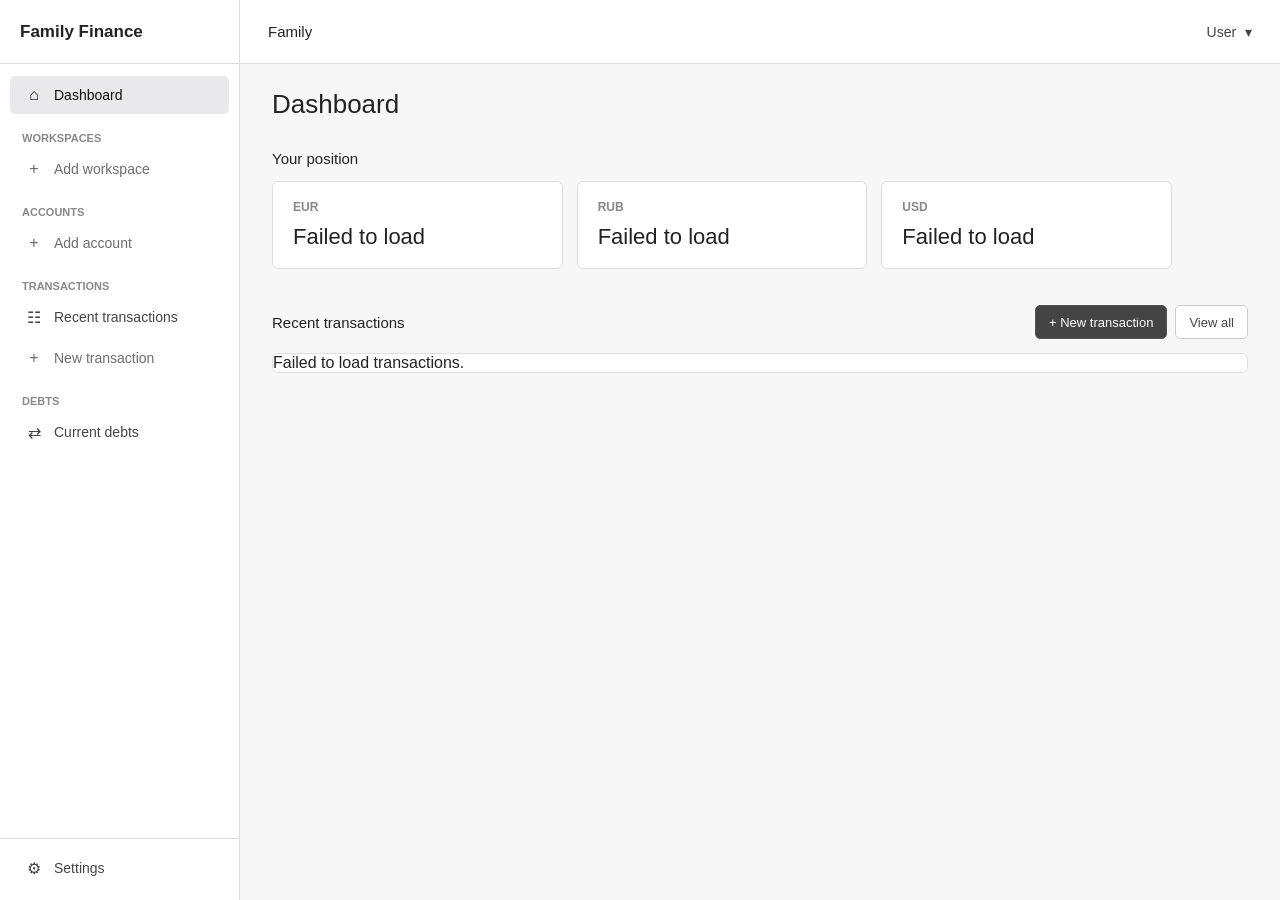
<file: frontend/html/index.html>
<!DOCTYPE html>
<html lang="en">

<head>
	<meta charset="UTF-8">
	<meta name="viewport" content="width=device-width, initial-scale=1.0">

	<title>Family Finance</title>

	<link rel="stylesheet" href="../css/style.css">
</head>

<body>

	<div id="page-content">
		<main class="content">

			<div class="page-header">
				<h1>Dashboard</h1>
			</div>

			<section class="dashboard-section">
				<h2>Your position</h2>

				<div class="balance-grid" id="user-position">
					<div class="balance-card">
						<div class="balance-currency">EUR</div>
						<div class="balance-value">Loading...</div>
					</div>

					<div class="balance-card">
						<div class="balance-currency">RUB</div>
						<div class="balance-value">Loading...</div>
					</div>

					<div class="balance-card">
						<div class="balance-currency">USD</div>
						<div class="balance-value">Loading...</div>
					</div>
				</div>
			</section>

			<section class="dashboard-section">

				<div class="section-header section-header-wide">
					<h2>Recent transactions</h2>

					<div class="section-actions">
						<button class="button primary" id="new-transaction-button">
							+ New transaction
						</button>

						<button class="button secondary" id="view-all-transactions-button">
							View all
						</button>
					</div>
				</div>

				<div class="transactions-list" id="user-transactions">
					<p>Loading transactions...</p>
				</div>

			</section>

		</main>
	</div>

	<script src="../js/config.js"></script>
	<script src="../js/transaction-state.js"></script>
	<script src="../js/app-shell.js"></script>
	<script src="../js/transaction-api.js"></script>
	<script src="../js/transaction-render.js"></script>
	<script src="../js/transaction-form.js"></script>
	<script src="../js/index.js"></script>

</body>
</file>
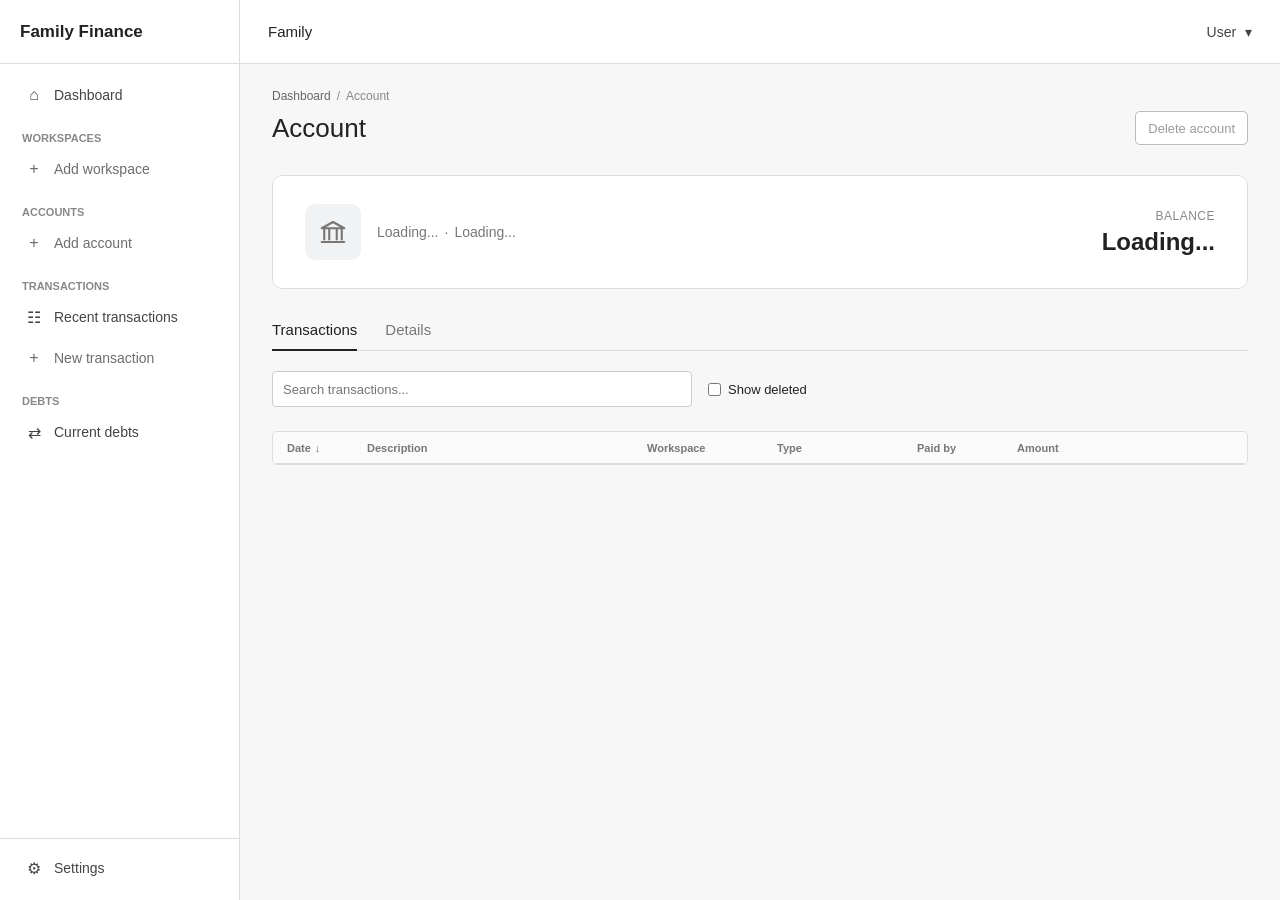
<file: frontend/html/account.html>
<!DOCTYPE html>
<html lang="en">

<head>
    <meta charset="UTF-8">
    <meta name="viewport" content="width=device-width, initial-scale=1.0">

    <title>Account</title>

    <link rel="stylesheet" href="../css/style.css">
</head>

<body>

    <div id="page-content">
        <main class="content">

            <div class="breadcrumb">
                <a href="index.html">Dashboard</a>
                <span>/</span>
                <span id="account-breadcrumb-name">Account</span>
            </div>

            <div class="page-header account-page-header">
                <h1 id="account-name">Account</h1>
                <button class="button danger" id="delete-account-button" type="button">
                    Delete account
                </button>
            </div>

            <section class="account-header-card">

                <div class="account-header-main">

                    <div class="account-icon">
                        <svg viewBox="0 0 24 24" aria-hidden="true">
                            <path d="M3 9h18L12 4 3 9Z" />
                            <path d="M5 10v8" />
                            <path d="M9 10v8" />
                            <path d="M15 10v8" />
                            <path d="M19 10v8" />
                            <path d="M3 20h18" />
                        </svg>
                    </div>

                    <div class="account-header-info">

                        <div class="account-meta">
                            <span id="account-type">Loading...</span>
                            <span>·</span>
                            <span id="account-currency">Loading...</span>
                        </div>

                    </div>

                </div>

                <div class="account-balance">

                    <span class="account-balance-label">
                        Balance
                    </span>

                    <strong id="account-value">
                        Loading...
                    </strong>

                </div>

            </section>

            <section class="account-content">

                <div class="account-tabs">

                    <button class="account-tab active" id="account-transactions-tab" type="button">
                        Transactions
                    </button>

                    <button class="account-tab" id="account-details-tab" type="button">
                        Details
                    </button>

                </div>
                <div class="account-details-panel" id="account-details-panel" hidden>
                    <div class="account-detail-row">
                        <span>Type</span>
                        <strong id="account-details-type">—</strong>
                    </div>

                    <div class="account-detail-row">
                        <span>Currency</span>
                        <strong id="account-details-currency">—</strong>
                    </div>

                    <div class="account-detail-row">
                        <span>Owner</span>
                        <strong id="account-details-owner">—</strong>
                    </div>
                </div>

                <section class="transaction-controls">

                    <div class="transaction-search">
                        <input type="text" id="transaction-search" placeholder="Search transactions...">
                    </div>

                    <label class="deleted-toggle">
                        <input type="checkbox">
                        <span>Show deleted</span>
                    </label>

                </section>

                <div class="transactions-table" id="account-transactions">
                    <div class="transaction-table-header">

                        <button class="sort-button" data-column="created_at">
                            Date
                            <span>↓</span>
                        </button>

                        <button class="sort-button" data-column="description">
                            Description
                            <span>↓</span>
                        </button>

                        <button class="sort-button" data-column="workspace">
                            Workspace
                            <span>↓</span>
                        </button>

                        <button class="sort-button" data-column="type">
                            Type
                            <span>↓</span>
                        </button>

                        <button class="sort-button" data-column="paid_by">
                            Paid by
                            <span>↓</span>
                        </button>

                        <button class="sort-button" data-column="amount">
                            Amount
                            <span>↓</span>
                        </button>

                        <span></span>

                    </div>
                </div>

            </section>

        </main>
    </div>

    <script src="../js/config.js"></script>
    <script src="../js/transaction-state.js"></script>
    <script src="../js/app-shell.js"></script>
    <script src="../js/transaction-api.js"></script>
    <script src="../js/transaction-render.js"></script>
    <script src="../js/account.js"></script>

</body>

</html>
</file>
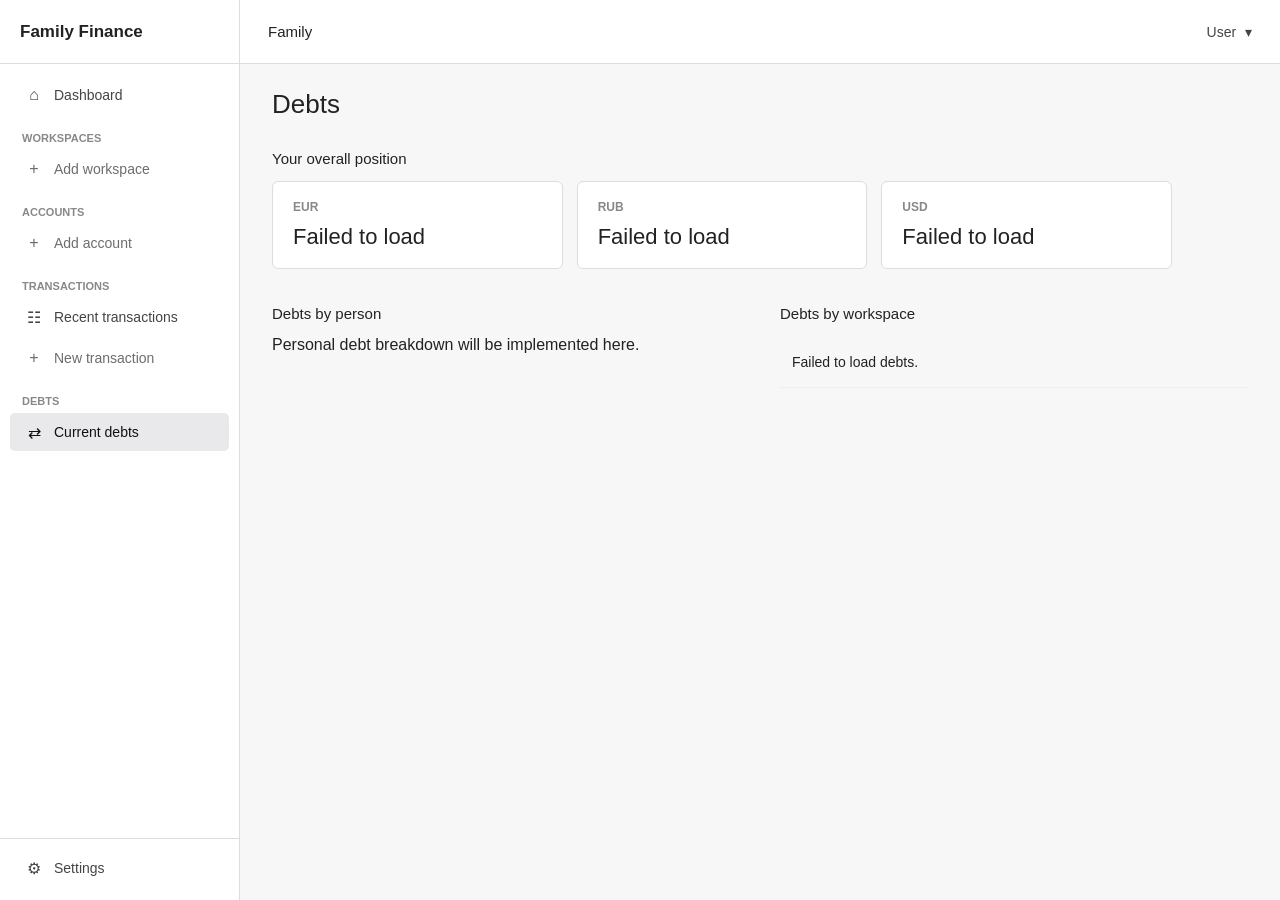
<file: frontend/html/debts.html>
<!DOCTYPE html>
<html lang="en">

<head>
    <meta charset="UTF-8">
    <meta name="viewport" content="width=device-width, initial-scale=1.0">
    <title>Family Finance</title>

    <link rel="stylesheet" href="../css/style.css">
</head>

<body>

    <div id="page-content">
        <main class="content">

            <div class="page-header">
                <h1>Debts</h1>
            </div>

            <section class="dashboard-section">
                <h2>Your overall position</h2>

                <div class="balance-grid" id="user-position">
                    <div class="balance-card">
                        <div class="balance-currency">EUR</div>
                        <div class="balance-value">Loading...</div>
                    </div>

                    <div class="balance-card">
                        <div class="balance-currency">RUB</div>
                        <div class="balance-value">Loading...</div>
                    </div>

                    <div class="balance-card">
                        <div class="balance-currency">USD</div>
                        <div class="balance-value">Loading...</div>
                    </div>
                </div>
            </section>

            <section class="dashboard-section global-debts-section">
                <div class="debts-overview-grid">

                    <div class="debts-by-person">
                        <h2>Debts by person</h2>

                        <div id="personal-debts">
                            <div class="empty-state">
                                Personal debt breakdown will be implemented here.
                            </div>
                        </div>
                    </div>

                    <div class="debts-by-workspace">
                        <h2>Debts by workspace</h2>

                        <div id="global-debts">
                            <p>Loading debts...</p>
                        </div>
                    </div>

                </div>
            </section>
            <section class="dashboard-section workspace-debts-section" hidden>
                <h2>Debts</h2>

                <div class="debts-list" id="workspace-debts">
                    <p>Loading debts...</p>
                </div>
            </section>
            <section class="dashboard-section">
                <div class="section-header">
                    <h2>Simplified debts</h2>

                    <button class="button primary" id="recalculate-debts-button">
                        Recalculate
                    </button>
                </div>

                <div id="simplified-debts">
                    <!-- Latest settlement snapshot will be rendered here -->
                </div>
            </section>

        </main>
    </div>

    <script src="../js/config.js"></script>
    <script src="../js/app-shell.js"></script>
    <script src="../js/debt.js"></script>

</body>

</html>
</file>
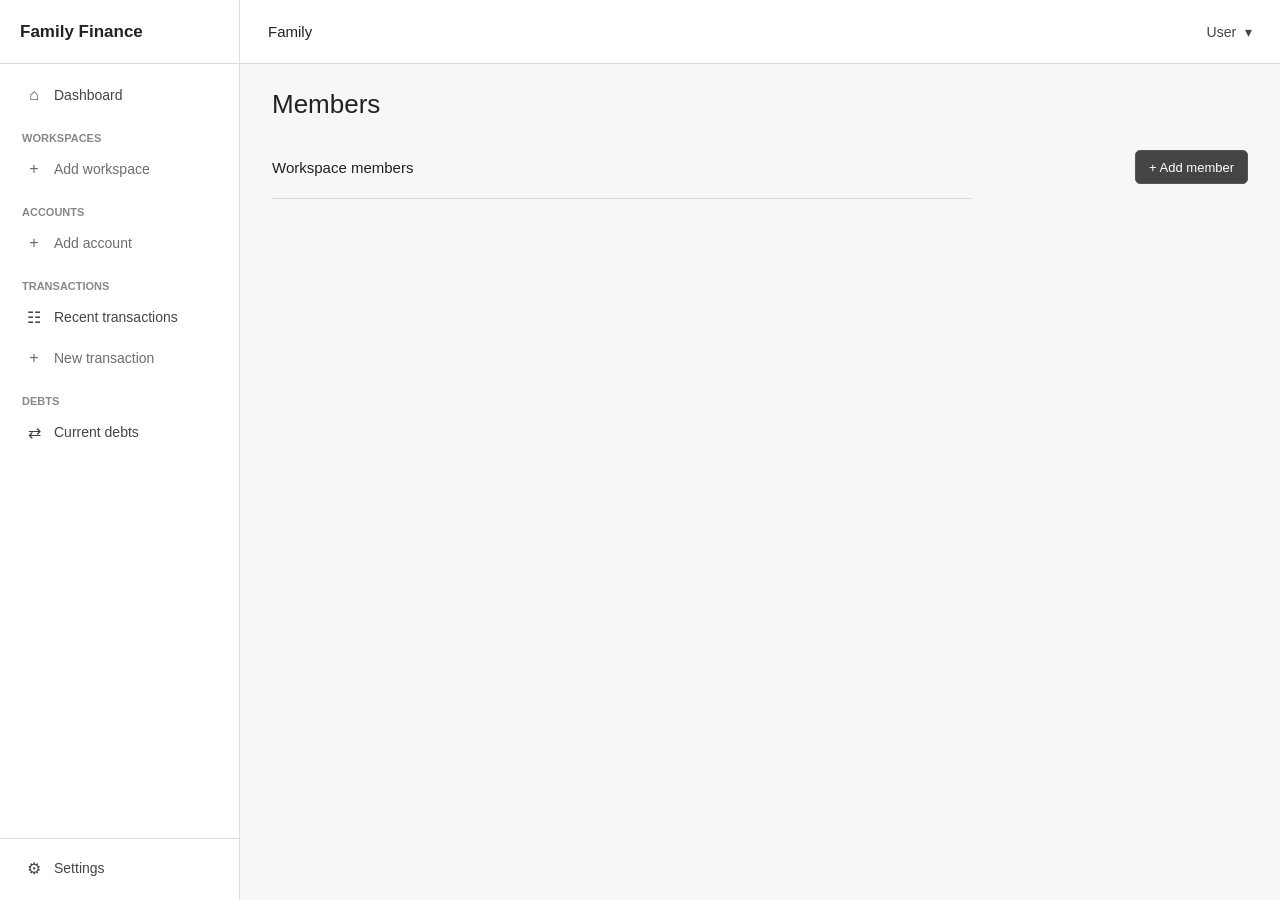
<file: frontend/html/members.html>
<!DOCTYPE html>
<html lang="en">

<head>
	<meta charset="UTF-8">
	<meta name="viewport" content="width=device-width, initial-scale=1.0">

	<title>Family Finance</title>

	<link rel="stylesheet" href="../css/style.css">
</head>

<body>

	<div id="page-content">
		<main class="content">

			<div class="page-header">
				<h1>Members</h1>
			</div>

			<section class="dashboard-section">

				<div class="section-header">
					<h2>Workspace members</h2>

					<div class="section-actions">
						<button class="button primary">
							+ Add member
						</button>
					</div>
				</div>

				<div class="members-list" id="workspace-members">
					<!-- Workspace members will be loaded by members.js -->
				</div>

			</section>

		</main>
	</div>
	
	<script src="../js/config.js"></script>
	<script src="../js/app-shell.js"></script>
	<script src="../js/members.js"></script>
</body>

</html>
</file>
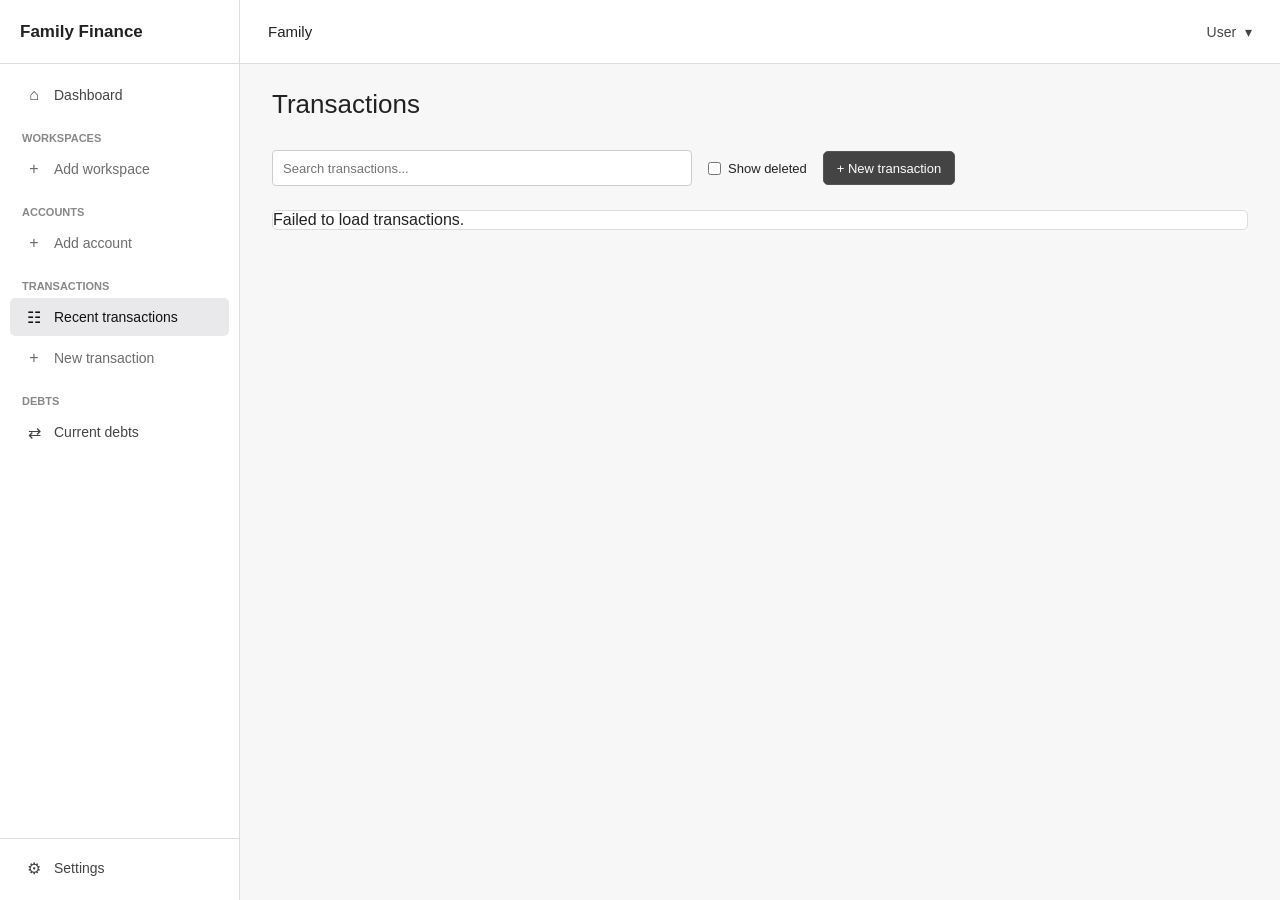
<file: frontend/html/transactions.html>
<!DOCTYPE html>
<html lang="en">

<head>
    <meta charset="UTF-8">
    <meta name="viewport" content="width=device-width, initial-scale=1.0">
    <title>Family Finance</title>
    <link rel="stylesheet" href="../css/style.css">
</head>

<body>

    <div id="page-content">

        <main class="content">
            <div class="page-header">
                <h1>Transactions</h1>
            </div>

            <!-- Transaction controls -->
            <section class="transaction-controls">

                <div class="transaction-search">
                    <input
                        type="text"
                        id="transaction-search"
                        placeholder="Search transactions..."
                    >
                </div>

                <label class="deleted-toggle">
                    <input type="checkbox">
                    <span>Show deleted</span>
                </label>

                <button
                    class="button primary"
                    id="new-transaction-button"
                >
                    + New transaction
                </button>

            </section>


            <section
                class="new-transaction-form"
                id="new-transaction-form"
                style="display: none;"
            >

                <h2>New transaction</h2>

                <div class="transaction-detail">

                    <label for="new-transaction-workspace">
                        Workspace
                    </label>

                    <select id="new-transaction-workspace">
                        <option value="">
                            Select workspace...
                        </option>
                    </select>

                </div>


                <div class="transaction-detail">

                    <label for="new-transaction-type">
                        Type
                    </label>

                    <select id="new-transaction-type">
                        <option value="expense">
                            Expense
                        </option>

                        <option value="direct_transfer">
                            Direct transfer
                        </option>

                        <option value="shared_payment">
                            Shared payment
                        </option>
                    </select>

                </div>


                <div id="new-transaction-fields"></div>


                <div class="transaction-actions">

                    <button
                        class="button primary"
                        type="button"
                        id="create-transaction-button"
                    >
                        Create
                    </button>

                    <button
                        class="button secondary"
                        type="button"
                        id="cancel-new-transaction-button"
                    >
                        Cancel
                    </button>

                </div>

            </section>


            <!-- Transactions -->
            <section class="dashboard-section">

                <div
                    class="transactions-table"
                    id="transactions-table"
                >

                    <div class="transaction-table-header">

                        <button
                            class="sort-button"
                            data-column="created_at"
                        >
                            Date
                            <span>↓</span>
                        </button>

                        <button
                            class="sort-button"
                            data-column="description"
                        >
                            Description
                            <span>↓</span>
                        </button>

                        <button
                            class="sort-button"
                            data-column="workspace"
                        >
                            Workspace
                            <span>↓</span>
                        </button>

                        <button
                            class="sort-button"
                            data-column="type"
                        >
                            Type
                            <span>↓</span>
                        </button>

                        <button
                            class="sort-button"
                            data-column="paid_by"
                        >
                            Paid by
                            <span>↓</span>
                        </button>

                        <button
                            class="sort-button"
                            data-column="amount"
                        >
                            Amount
                            <span>↓</span>
                        </button>

                        <span></span>

                    </div>

                </div>

            </section>

        </main>

    </div>


    <script src="../js/config.js"></script>
    <script src="../js/app-shell.js"></script>
    <script src="../js/transaction-state.js"></script>
    <script src="../js/transaction-api.js"></script>
    <script src="../js/transaction-render.js"></script>
    <script src="../js/transaction-form.js"></script>
    <script src="../js/transaction.js"></script>

</body>

</html>
</file>
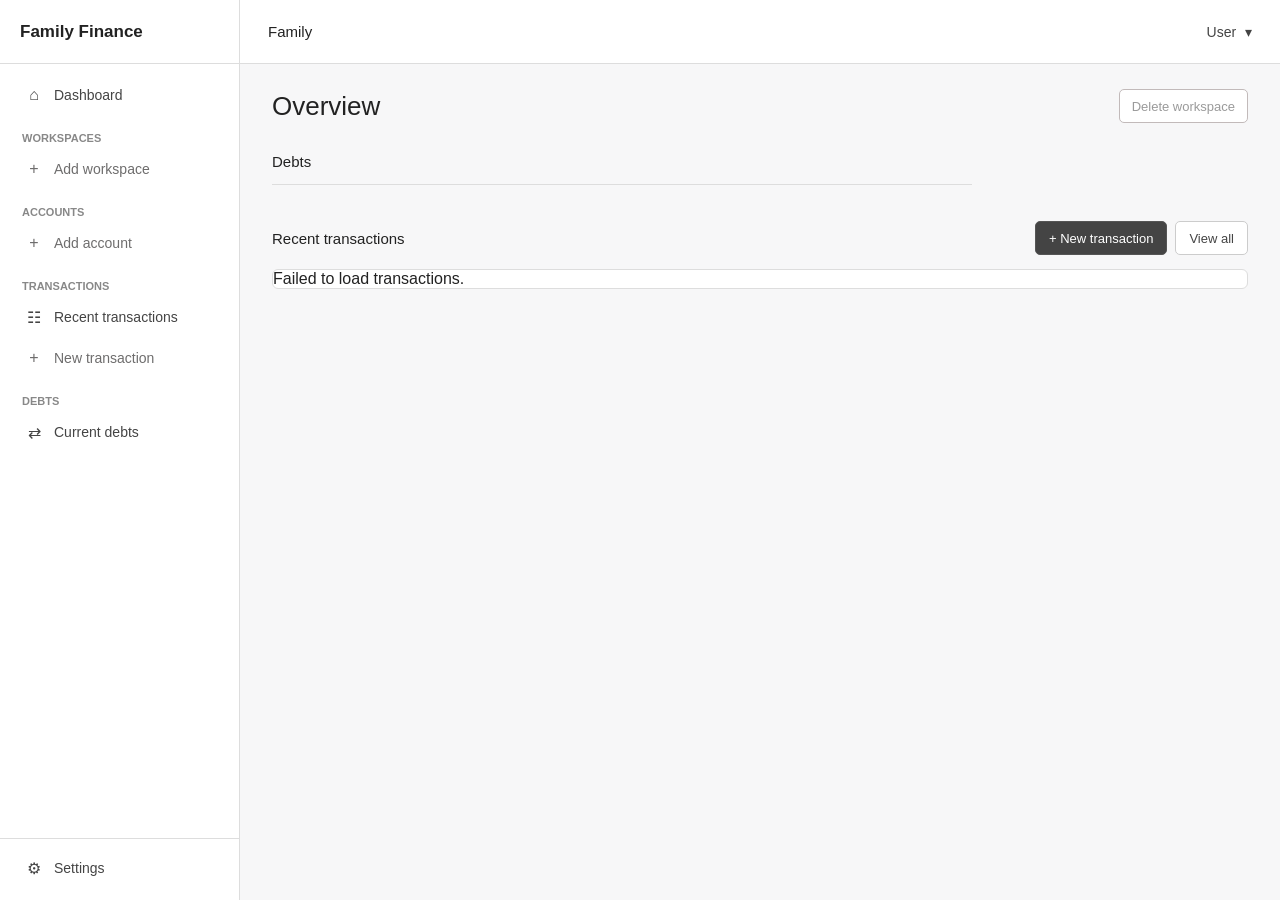
<file: frontend/html/workspace.html>
<!DOCTYPE html>
<html lang="en">

<head>

    <meta charset="UTF-8">

    <meta name="viewport" content="width=device-width, initial-scale=1.0">

    <title>Family Finance</title>

    <link rel="stylesheet" href="../css/style.css">

</head>


<body>

    <div id="page-content">

        <main class="content">

            <div class="page-header workspace-page-header">
                <h1>Overview</h1>

                <button class="button danger" id="delete-workspace-button" type="button">
                    Delete workspace
                </button>
            </div>


            <!-- Debts -->

            <section class="dashboard-section">

                <h2>
                    Debts
                </h2>

                <div class="debts-list" id="workspace-debts">
                    <!-- Workspace debts will be loaded by workspace.js -->
                </div>

            </section>


            <!-- Recent transactions -->

            <section class="dashboard-section">

                <div class="section-header section-header-wide">

                    <h2>
                        Recent transactions
                    </h2>

                    <div class="section-actions">

                        <button class="button primary" id="new-transaction-button">
                            + New transaction
                        </button>

                        <button class="button secondary">
                            View all
                        </button>

                    </div>

                </div>


                <div class="transactions-list" id="workspace-transactions">
                    <!-- Recent transactions will be loaded by workspace.js -->
                </div>

            </section>

        </main>

    </div>


    <script src="../js/config.js"></script>

    <script src="../js/transaction-state.js"></script>

    <script src="../js/app-shell.js"></script>

    <script src="../js/transaction-api.js"></script>

    <script src="../js/transaction-render.js"></script>

    <script src="../js/transaction-form.js"></script>

    <script src="../js/workspace.js"></script>

</body>

</html>
</file>
<file: frontend/css/style.css>
/* =========================================================
   Family Finance — Main stylesheet
   ========================================================= */

/* =========================================================
   1. Reset / Base
   ========================================================= */

* {
    box-sizing: border-box;
}

html,
body {
    margin: 0;
    padding: 0;
    width: 100%;
    height: 100%;
    overflow: hidden;
}

body {
    font-family: Arial, Helvetica, sans-serif;
    background: #f7f7f8;
    color: #222;
}

button,
input {
    font-family: inherit;
}


/* =========================================================
   2. App Layout
   ========================================================= */

.app {
    display: flex;
    width: 100%;
    height: 100vh;
    max-height: 100vh;
    overflow: hidden;
}

.main {
    flex: 1;
    display: flex;
    flex-direction: column;

    min-width: 0;
    min-height: 0;
    height: 100vh;
    overflow: hidden;
}
#page-content {
    flex: 1;
    min-height: 0;
    min-width: 0;
    overflow: hidden;
    display: flex;
    flex-direction: column;
}


/* =========================================================
   3. Sidebar
   ========================================================= */

.sidebar {
    width: 240px;
    height: 100vh;
    flex-shrink: 0;

    display: flex;
    flex-direction: column;

    overflow: hidden;

    background: #fff;
    border-right: 1px solid #ddd;
}

.sidebar-header {
    height: 64px;

    display: flex;
    align-items: center;

    padding: 0 20px;

    border-bottom: 1px solid #ddd;
}

.logo {
    font-size: 17px;
    font-weight: 600;
}

.navigation {
    flex: 1;
    min-height: 0;

    padding: 12px 10px;

    overflow-y: auto;
}
.nav-item {
    height: 38px;

    display: flex;
    align-items: center;

    padding: 0 12px;
    margin-bottom: 3px;

    border-radius: 5px;

    color: #444;
    text-decoration: none;
    font-size: 14px;
}

.nav-item:hover {
    background: #f0f0f1;
}

.nav-item.active {
    background: #e9e9eb;
    color: #111;
    font-weight: 500;
}

.nav-icon {
    width: 24px;
    margin-right: 8px;

    text-align: center;
    font-size: 16px;
}

.nav-section {
    margin: 18px 0;
}

.nav-section-title {
    padding: 0 12px;
    margin-bottom: 6px;

    color: #888;
    font-size: 11px;
    font-weight: 600;
    text-transform: uppercase;
}

.sidebar-bottom {
    margin-top: auto;
    padding: 10px;

    border-top: 1px solid #ddd;
}


/* =========================================================
   4. Top Bar
   ========================================================= */

.topbar {
    height: 64px;
    flex-shrink: 0;

    display: flex;
    align-items: center;
    justify-content: space-between;

    padding: 0 28px;

    background: #fff;
    border-bottom: 1px solid #ddd;
}

.topbar-title {
    font-size: 15px;
    font-weight: 500;
}

.topbar-user {
    color: #444;
    font-size: 14px;
    cursor: pointer;
}

.user-arrow {
    margin-left: 5px;
}


/* =========================================================
   5. Page Content
   ========================================================= */

.content {
    flex: 1;
    min-height: 0;

    padding: 32px;
    padding-top: 25px;

    overflow-y: auto;
}

.page-header {
    margin-bottom: 30px;
}

.workspace-page-header,
.account-page-header {
    display: flex;
    align-items: center;
    justify-content: space-between;
}

.page-header h1 {
    margin: 0;

    font-size: 26px;
    font-weight: 500;
}

.dashboard-section {
    margin-bottom: 36px;
}

.dashboard-section h2 {
    margin: 0 0 14px;

    font-size: 15px;
    font-weight: 500;
}

.placeholder {
    color: #888;
}


/* =========================================================
   6. Breadcrumb
   ========================================================= */

.breadcrumb {
    display: flex;
    align-items: center;
    gap: 6px;

    margin-bottom: 8px;

    color: #888;
    font-size: 12px;
}

.breadcrumb a {
    color: #666;
    text-decoration: none;
}

.breadcrumb a:hover {
    text-decoration: underline;
}


/* =========================================================
   7. Buttons
   ========================================================= */

.button {
    height: 34px;

    padding: 0 13px;

    border-radius: 5px;

    font-size: 13px;
    cursor: pointer;
}

.button.primary {
    border: 1px solid #555;
    background: #444;
    color: #fff;
}

.button.secondary {
    border: 1px solid #ccc;
    background: #fff;
    color: #444;
}

.button:hover {
    opacity: 0.85;
}


/* =========================================================
   8. Generic Section Actions
   ========================================================= */

.section-header {
    display: flex;
    align-items: center;
    justify-content: space-between;

    margin-bottom: 14px;
}

.section-header-wide {
    max-width: 1100px;
}

.section-header h2 {
    margin: 0;
}

.section-actions {
    display: flex;
    gap: 8px;
}


/* =========================================================
   9. Balances
   ========================================================= */

.balance-grid {
    display: grid;
    grid-template-columns: repeat(3, 1fr);
    gap: 14px;

    max-width: 900px;
}

.balance-card {
    padding: 18px 20px;

    background: #fff;
    border: 1px solid #ddd;
    border-radius: 6px;
}

.balance-currency {
    margin-bottom: 10px;

    color: #888;
    font-size: 12px;
    font-weight: 600;
}

.balance-value {
    font-size: 22px;
    font-weight: 500;
}

.positive {
    color: #247a45;
}

.negative {
    color: #b33a3a;
}


/* =========================================================
   10. Generic Transaction List
   Used by dashboard / compact transaction views
   ========================================================= */

.transactions-list {
    max-width: 1100px;

    background: #fff;
    border: 1px solid #ddd;
    border-radius: 6px;
    overflow: hidden;
}

.transaction {
    display: flex;
    flex-wrap: wrap;
    align-items: center;

    min-height: 50px;
    padding: 10px 16px;

    border-bottom: 1px solid #eee;

    cursor: pointer;
}

.transaction:last-child {
    border-bottom: none;
}

.transaction:hover {
    background: #fafafa;
}

.transaction-main {
    flex: 1;
    min-width: 0;
}

.transaction-description {
    margin-bottom: 4px;

    font-size: 14px;
    font-weight: 500;
}

.transaction-meta {
    color: #888;
    font-size: 12px;
}

.transaction-amount {
    width: 120px;

    text-align: right;

    font-size: 14px;
    font-weight: 500;
}

.transaction-expand {
    width: 25px;
    margin-left: 12px;

    color: #999;
    font-size: 20px;
    text-align: right;

    transition: transform 0.15s ease;
}

.transaction.expanded .transaction-expand {
    transform: rotate(90deg);
}

/* Expanded transaction details */

.transaction-details {
    display: none;

    width: 100%;
    margin-top: 8px;
    padding: 18px 40px 10px 0;

    border-top: 1px solid #eee;
}

.transaction.expanded .transaction-details {
    display: block;
}

.transaction-detail {
    display: flex;
    justify-content: space-between;

    max-width: 500px;
    padding: 5px 0;

    font-size: 13px;
}

.transaction-detail span:first-child {
    color: #888;
}

.transaction-actions {
    display: flex;
    gap: 8px;

    margin-top: 14px;
}


/* Shared payment split */

.split-section {
    max-width: 600px;
    margin-top: 18px;
}

.split-title {
    margin-bottom: 8px;

    font-size: 13px;
    font-weight: 500;
}

.split-header,
.split-row {
    display: grid;
    grid-template-columns: 1fr 140px 100px;
    gap: 10px;
    align-items: center;
}

.split-header {
    padding: 7px 0;

    border-bottom: 1px solid #ddd;

    color: #888;
    font-size: 11px;
    font-weight: 600;
}

.split-row {
    padding: 7px 0;

    border-bottom: 1px solid #eee;

    font-size: 13px;
}

.split-row:last-child {
    border-bottom: none;
}

.split-header span:not(:first-child),
.split-row span:not(:first-child) {
    text-align: right;
}


/* =========================================================
   11. Workspace Navigation
   ========================================================= */

.workspace-nav {
    height: 44px;

    display: flex;
    align-items: center;
    gap: 24px;

    padding: 0 32px;

    background: #fff;
    border-bottom: 1px solid #ddd;
}

.workspace-nav-item {
    height: 44px;

    display: flex;
    align-items: center;

    color: #777;
    text-decoration: none;
    font-size: 13px;

    border-bottom: 2px solid transparent;
}

.workspace-nav-item:hover {
    color: #333;
}

.workspace-nav-item.active {
    color: #333;
    border-bottom-color: #555;
}


/* =========================================================
   12. Workspace — Debts
   ========================================================= */

.debts-list {
    max-width: 700px;
    border-top: 1px solid #ddd;
}

.debt-row {
    min-height: 52px;

    display: flex;
    align-items: center;

    padding: 8px 12px;

    border-bottom: 1px solid #eee;
}

.debt-member {
    flex: 1;

    font-size: 14px;
    font-weight: 500;
}

.debt-values {
    display: flex;
    align-items: center;
    gap: 24px;
}

.debt-value {
    min-width: 100px;

    color: inherit;
    font-size: 13px;
    font-weight: 500;
    text-align: right;
}


/* =========================================================
   13. Workspace — Members
   ========================================================= */

.members-list {
    max-width: 700px;
    border-top: 1px solid #ddd;
}

.member-row {
    min-height: 52px;

    display: flex;
    align-items: center;

    padding: 8px 12px;

    border-bottom: 1px solid #eee;
}

.member-info {
    flex: 1;

    display: flex;
    align-items: center;
    gap: 8px;
}

.member-name {
    font-size: 14px;
}

.permission-badge {
    padding: 3px 7px;

    border-radius: 5px;

    background: #eee;
    color: #666;

    font-size: 11px;
}

.member-debts {
    display: grid;
    grid-template-columns: 100px 100px 100px;
    gap: 24px;
    align-items: center;
}

.member-header {
    min-height: 38px;

    color: #888;
    font-size: 11px;
    font-weight: 600;
}

.member-header .member-debts span {
    text-align: right;
}


/* =========================================================
   14. Transactions Page
   ========================================================= */

/* Controls */

.transaction-controls {
    width: 100%;
    max-width: 1100px;

    display: flex;
    align-items: center;
    gap: 16px;

    margin-bottom: 24px;
}

.transaction-search {
    flex: 0 0 420px;
    width: 420px;
}

.transaction-search input {
    display: block;

    width: 100%;
    height: 36px;

    padding: 0 10px;

    border: 1px solid #ccc;
    border-radius: 4px;

    background: #fff;
    color: #222;
    font-size: 13px;
}

.transaction-search input:focus {
    outline: none;
    border-color: #888;
}

.deleted-toggle {
    flex: 0 0 auto;

    display: flex;
    align-items: center;
    gap: 7px;

    white-space: nowrap;

    font-size: 13px;
}

.deleted-toggle input {
    margin: 0;
}

.transaction-controls .button {
    flex: 0 0 auto;
}


/* Table */

.transactions-table {
    width: 100%;
    max-width: 1050px;

    overflow: hidden;

    background: #fff;
    border: 1px solid #ddd;
    border-radius: 5px;
}


/*
   Keep header and rows on exactly the same grid.
   Fixed columns are intentional:
   - Date / Workspace / Type / Paid by / Amount
     should remain visually stable.
   - Description gets the remaining practical space.
*/

.transaction-table-header,
.transactions-table .transaction {
    display: grid;

    grid-template-columns:
        80px 280px 130px 140px 100px 120px 30px;

    align-items: center;
}


/* Table header */

.transaction-table-header {
    min-height: 32px;
    padding: 0 14px;

    background: #fafafa;
    border-bottom: 1px solid #ddd;
}

.sort-button {
    display: flex;
    align-items: center;
    gap: 4px;

    padding: 0;

    border: none;
    background: none;

    color: #777;
    font-family: inherit;
    font-size: 11px;
    font-weight: 600;

    text-align: left;
    cursor: pointer;
}

.sort-button:hover {
    color: #333;
}


/* Table rows */

.transactions-table .transaction {
    min-height: 50px;
    grid-template-rows: 50px auto;

    padding: 12px 14px;

    border-bottom: 1px solid #eee;
}

.transactions-table .transaction:last-child {
    border-bottom: none;
}

.transactions-table .transaction:hover {
    background: #fafafa;
}

.transaction-date,
.transaction-workspace,
.transaction-type,
.transaction-paid-by {
    color: #666;
    font-size: 12px;
}

.transactions-table .transaction-amount {
    width: auto;

    text-align: right;
}

.transactions-table .transaction-expand {
    width: auto;
    margin-left: 0;

    text-align: center;
}


/* Expanded table transaction */

.transactions-table .transaction-details {
    display: none;

    grid-column: 1 / -1;

    width: auto;
    min-width: 0;

    padding: 18px 40px 10px 0;
    margin-top: 8px;

    border-top: 1px solid #eee;
}

.transactions-table .transaction.expanded .transaction-details {
    display: block;
}


/* Deleted transactions */

.deleted-transaction {
    opacity: 0.65;
}

.deleted-badge {
    display: inline-block;

    margin-left: 7px;
    padding: 2px 6px;

    border-radius: 4px;

    background: #eee;
    color: #777;

    font-size: 10px;
    font-weight: 500;
}


/* =========================================================
   15. Workspace / Legacy Utility Classes
   ========================================================= */

.workspace-title {
    font-size: 15px;
    font-weight: 500;
}

.user-menu {
    color: #555;
    font-size: 13px;
}

/* =========================================================
   Workspace — Recent transactions
   Use the same transaction layout as the Transactions page
   ========================================================= */

.transactions-list .transaction {
    display: grid;

    grid-template-columns:
        80px 1fr 130px 140px 100px 120px 30px;
    
    grid-template-rows: 50px auto;

    align-items: center;

    min-height: 50px;
    padding: 12px 14px;

    border-bottom: 1px solid #eee;
}

.transactions-list .transaction:last-child {
    border-bottom: none;
}

.transactions-list .transaction:hover {
    background: #fafafa;
}

.transactions-list .transaction-amount {
    width: auto;
    text-align: right;
}

.transactions-list .transaction-expand {
    width: auto;
    margin-left: 0;
    text-align: center;
}

.transactions-list .transaction-details {
    display: none;

    grid-column: 1 / -1;

    width: auto;
    min-width: 0;

    padding: 18px 40px 10px 0;
    margin-top: 8px;

    border-top: 1px solid #eee;
}

.transactions-list .transaction.expanded .transaction-details {
    display: block;
}


/* =========================================================
   Account page
   ========================================================= */

.account-header-card {
    display: flex;
    align-items: center;
    justify-content: space-between;
    gap: 32px;

    padding: 28px 32px;
    margin-bottom: 32px;

    background: #fff;
    border: 1px solid #ddd;
    border-radius: 10px;
}

.account-header-main {
    display: flex;
    align-items: center;
    gap: 16px;
}

.account-icon {
    width: 56px;
    height: 56px;

    display: flex;
    align-items: center;
    justify-content: center;

    background: #f1f2f4;
    border-radius: 10px;
}

.account-icon svg {
    width: 30px;
    height: 30px;

    fill: none;
    stroke: #777;
    stroke-width: 1.7;
    stroke-linecap: round;
    stroke-linejoin: round;
}

.account-header-info h1 {
    margin: 0 0 6px;
    font-size: 26px;
    font-weight: 600;
}

.account-meta {
    display: flex;
    gap: 6px;
    color: #777;
    font-size: 14px;
}

.account-balance {
    text-align: right;
}

.account-balance-label {
    display: block;
    margin-bottom: 5px;

    color: #888;
    font-size: 12px;
    text-transform: uppercase;
    letter-spacing: 0.04em;
}

.account-balance strong {
    font-size: 24px;
    font-weight: 600;
}


.account-content {
    margin-top: 8px;
}

.account-tabs {
    display: flex;
    gap: 28px;

    border-bottom: 1px solid #ddd;
    margin-bottom: 20px;
}

.account-tab {
    position: relative;

    padding: 0 0 12px;

    border: none;
    background: none;

    color: #777;
    font-size: 15px;
    cursor: pointer;
}

.account-tab.active {
    color: #222;
    font-weight: 500;
}

.account-tab.active::after {
    content: "";

    position: absolute;
    left: 0;
    right: 0;
    bottom: -1px;

    height: 2px;
    background: #222;
}


.account-details-panel {
    border: 1px solid #ddd;
    border-radius: 8px;
    background: #fff;
}

.account-detail-row {
    display: flex;
    justify-content: space-between;
    align-items: center;

    padding: 16px 20px;

    border-bottom: 1px solid #eee;
}

.account-detail-row:last-child {
    border-bottom: none;
}

.account-detail-row span {
    color: #777;
    font-size: 14px;
}

.account-detail-row strong {
    font-weight: 500;
}


.button.danger {
    padding: 7px 12px;
    font-size: 13px;
    color: #696868ab;
    border: 1px solid #c2baba;
    background: #fff;
}

.button.danger:hover {
    background: #fef3f2;
}

.settlement-meta {
    margin-bottom: 12px;
    color: #c20e0eab;
    font-size: 0.9rem;
}

.settlement-compensated {
    color: #1dbe17ab;
    font-size: 0.9rem;
    font-weight: 500;
}


.nav-add-item {
    color: #6e6d6d;
    font-weight: 500;
}





.debts-overview-grid {
    display: grid;
    grid-template-columns: 1fr 1fr;
    gap: 40px;
}

.debts-overview-grid > div {
    min-width: 0;
}


.compensate-workspace-debt-button {
    margin-left: 12px;
}

.global-debts-section {
    margin-bottom: 32px;
}
</file>
